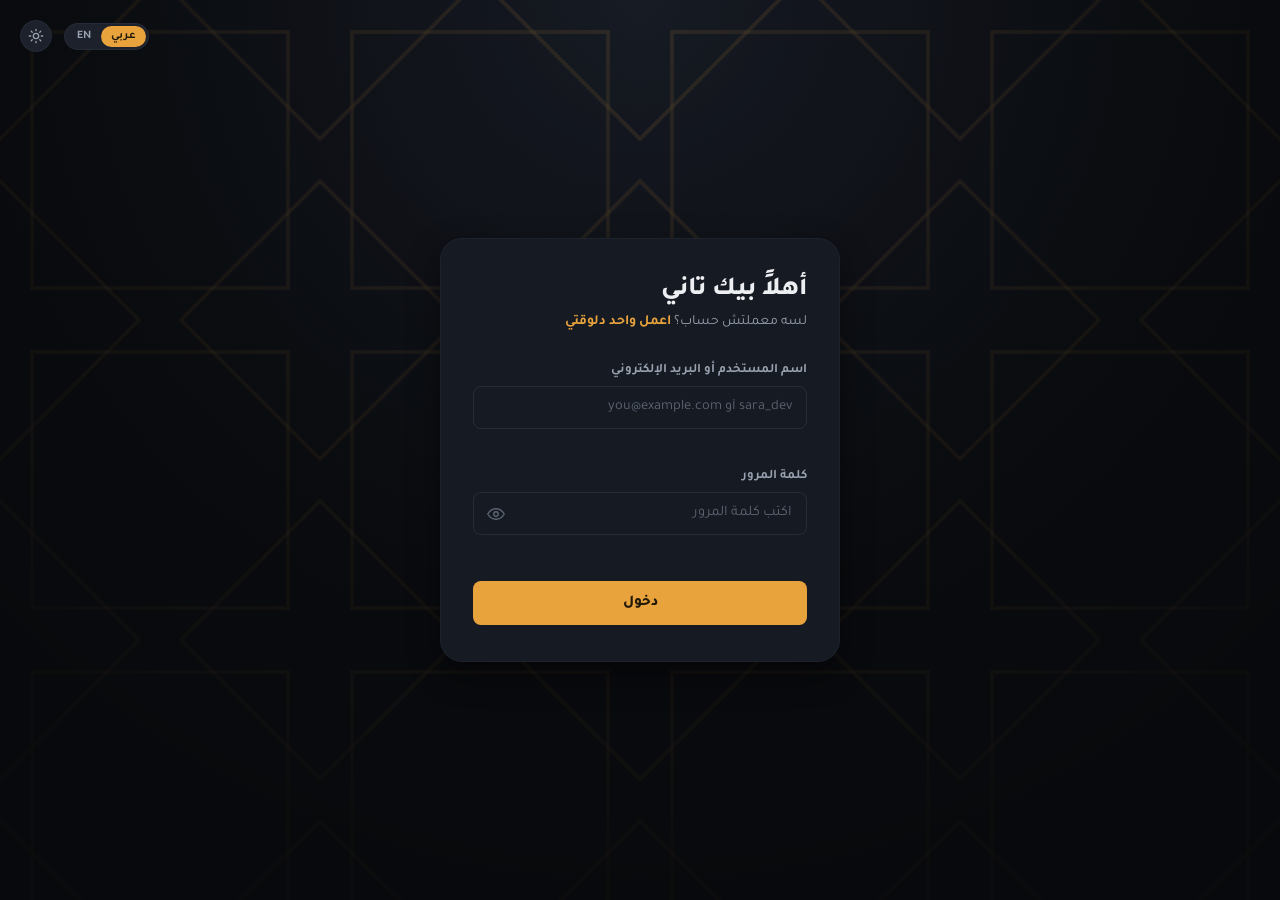
<file: index.html>
<!DOCTYPE html>
<html lang="ar" dir="rtl">
<head>
<meta charset="UTF-8">
<title>ضياء</title>
<script src="js/storage.js"></script>
<script>
  window.location.href = getSession() ? 'home.html' : 'signin.html';
</script>
</head>
<body></body>
</html>
</file>
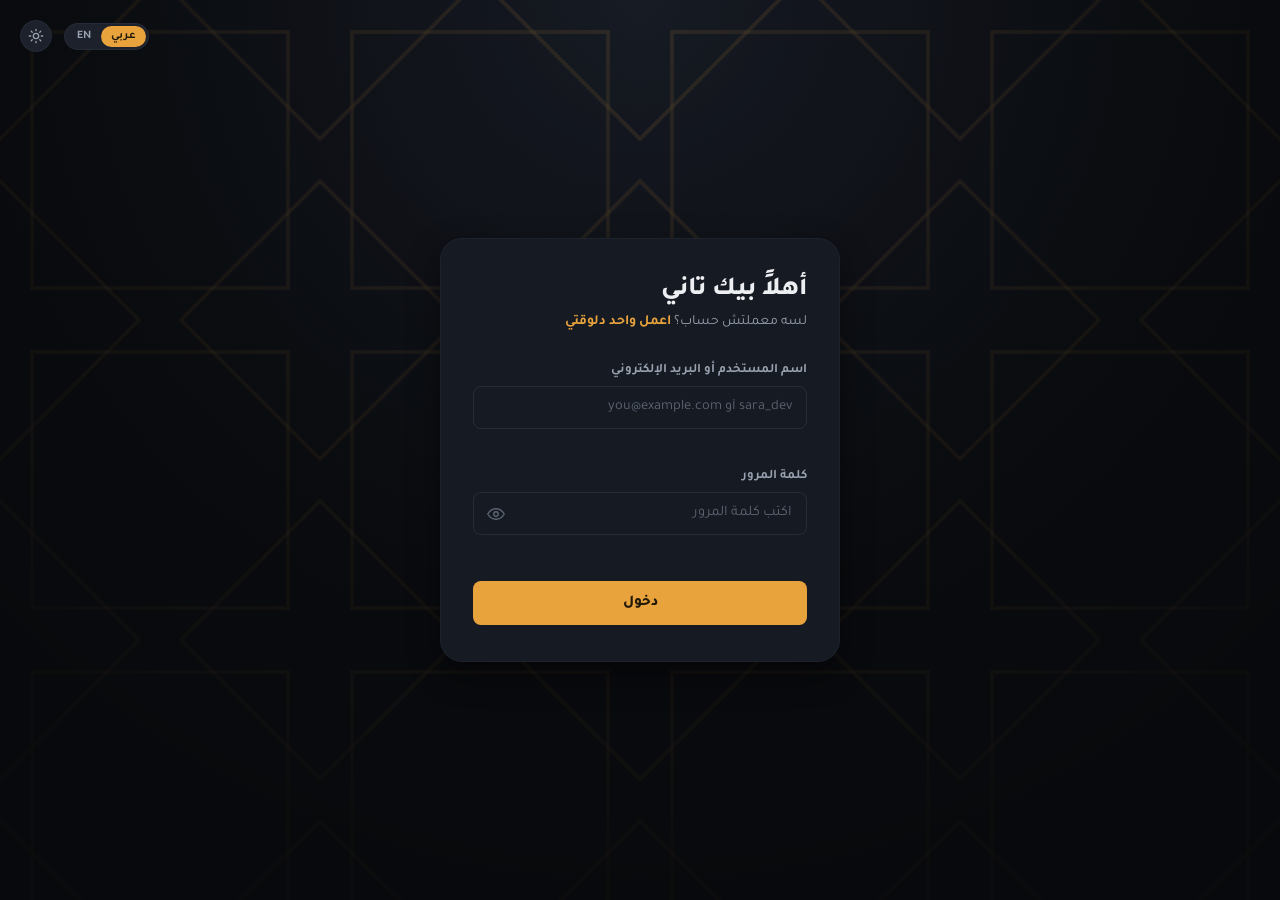
<file: home.html>
<!DOCTYPE html>
<html lang="ar" dir="rtl">
<head>
<meta charset="UTF-8">
<meta name="viewport" content="width=device-width, initial-scale=1.0">
<title>المساعد الذكي — المحادثة</title>
<link rel="stylesheet" href="css/style.css">
<script>
  (function() {
    const savedTheme = localStorage.getItem('theme') || 'dark';
    if (savedTheme === 'light') document.documentElement.classList.add('light-theme');
    const savedLang = localStorage.getItem('lang') || 'ar';
    if (savedLang === 'en') {
      document.documentElement.lang = 'en';
      document.documentElement.dir = 'ltr';
    }
  })();
</script>
</head>
<body>

<div class="app-shell">

  <!-- الشريط الجانبي -->
  <aside class="sidebar">
    <div class="sidebar__brand">
      <span class="brand-mark">
        <svg width="16" height="16" viewBox="0 0 24 24" fill="currentColor"><path d="M12 2c-.1 3.5-2.5 5.9-6 6 3.5.1 5.9 2.5 6 6 .1-3.5 2.5-5.9 6-6-3.5-.1-5.9-2.5-6-6zm6.5 13.5c-.05 1.75-1.25 2.95-3 3 1.75.05 2.95 1.25 3 3 .05-1.75 1.25-2.95 3-3-1.75-.05-2.95-1.25-3-3z"/></svg>
      </span>
      <span class="brand-name" id="sidebarBrandName">المساعد الذكي</span>
    </div>

    <button class="btn-new-chat" id="newChatBtn">
      <svg width="16" height="16" viewBox="0 0 24 24" fill="none" stroke="currentColor" stroke-width="2"><path d="M12 5v14M5 12h14"/></svg>
      محادثة جديدة
    </button>

    <div class="sidebar-search">
      <svg width="14" height="14" viewBox="0 0 24 24" fill="none" stroke="currentColor" stroke-width="2"><circle cx="11" cy="11" r="7"/><path d="M21 21l-4.3-4.3"/></svg>
      <input type="text" id="threadSearch" placeholder="دوّر في المحادثات...">
    </div>

    <div class="thread-list" id="threadList">
      <!-- بيتضاف هنا الـ threads من chat.js: قسم المثبتة وقسم الباقي -->
    </div>

    <div class="sidebar__user">
      <div class="avatar" id="userAvatar">؟</div>
      <div style="min-width:0;">
        <div class="sidebar__user-name" id="userName">—</div>
        <div class="sidebar__user-mail" id="userMail">—</div>
      </div>
      <button class="btn-logout" id="logoutBtn" aria-label="تسجيل الخروج" title="تسجيل الخروج">
        <svg width="17" height="17" viewBox="0 0 24 24" fill="none" stroke="currentColor" stroke-width="2"><path d="M9 21H5a2 2 0 0 1-2-2V5a2 2 0 0 1 2-2h4"/><path d="M16 17l5-5-5-5"/><path d="M21 12H9"/></svg>
      </button>
    </div>
  </aside>

  <!-- عمود المحادثة -->
  <main class="chat-main">

    <div class="chat-topbar">
      <span class="chat-topbar__title" id="threadTitle">محادثة جديدة</span>
      <div class="chat-topbar__actions">
        <div class="lang-toggle" id="langToggle">
          <button class="lang-btn is-active" data-lang="ar">عربي</button>
          <button class="lang-btn" data-lang="en">EN</button>
        </div>
        <button class="theme-toggle" id="themeToggle" title="تبديل المظهر / Toggle Theme" aria-label="تبديل المظهر">
          <svg class="sun-icon" width="16" height="16" viewBox="0 0 24 24" fill="none" stroke="currentColor" stroke-width="2" stroke-linecap="round" stroke-linejoin="round"><circle cx="12" cy="12" r="4"/><path d="M12 2v2M12 20v2M4.93 4.93l1.41 1.41M17.66 17.66l1.41 1.41M2 12h2M20 12h2M6.34 17.66l-1.41 1.41M19.07 4.93l-1.41 1.41"/></svg>
          <svg class="moon-icon" width="16" height="16" viewBox="0 0 24 24" fill="none" stroke="currentColor" stroke-width="2" stroke-linecap="round" stroke-linejoin="round" style="display:none;"><path d="M12 3a6 6 0 0 0 9 9 9 9 0 1 1-9-9Z"/></svg>
        </button>
        <span class="status-pill" id="statusPill"><i></i>متصل</span>
      </div>
    </div>

    <div class="chat-scroll" id="chatScroll">

      <!-- بيظهر لما مفيش رسايل لسه -->
      <div class="empty-state" id="emptyState">
        <svg class="empty-state__pattern" viewBox="0 0 24 24" fill="var(--accent)" style="width: 80px; height: 80px; margin: 0 auto 20px; opacity: 0.9;">
          <path d="M12 2c-.1 3.5-2.5 5.9-6 6 3.5.1 5.9 2.5 6 6 .1-3.5 2.5-5.9 6-6-3.5-.1-5.9-2.5-6-6zm6.5 13.5c-.05 1.75-1.25 2.95-3 3 1.75.05 2.95 1.25 3 3 .05-1.75 1.25-2.95 3-3-1.75-.05-2.95-1.25-3-3z"/>
        </svg>
        <h2 id="emptyStateWelcome">اسأل المساعد الذكي أي حاجة</h2>
        <p id="emptyStateDesc">المحادثة بتفتكر كل اللي بتقوله فيها، فتقدر تكمل عليه من غير ما تكرر نفسك.</p>
        <div class="suggestion-grid">
          <button class="suggestion-chip" data-prompt="لخّصلي فكرة الذكاء الاصطناعي في 3 جمل بسيطة">لخّصلي فكرة الذكاء الاصطناعي في 3 جمل</button>
          <button class="suggestion-chip" data-prompt="اقترح عليا خطة لتعلم JavaScript في شهر">خطة لتعلم JavaScript في شهر</button>
          <button class="suggestion-chip" data-prompt="اكتبلي رسالة اعتذار عن تأخير في التسليم بشكل مهذب">اكتبلي رسالة اعتذار مهذبة</button>
          <button class="suggestion-chip" data-prompt="ايه الفرق بين localStorage و sessionStorage؟">الفرق بين localStorage و sessionStorage</button>
        </div>
      </div>

      <!-- الرسايل بتتضاف هنا -->
      <div class="chat-inner" id="chatInner"></div>

    </div>

    <div class="composer-wrap">
      <form class="composer" id="composerForm">
        <textarea id="composerInput" rows="1" placeholder="اكتب رسالتك للمساعد الذكي..."></textarea>
        <select class="composer-model-select" id="modelSelect" aria-label="اختيار الموديل">
          <!-- قائمة الموديلات المتاحة -->
        </select>
        <button type="submit" class="composer-send" id="sendBtn" disabled aria-label="إرسال">
          <svg width="17" height="17" viewBox="0 0 24 24" fill="none" stroke="currentColor" stroke-width="2.2"><path d="M12 19V5M5 12l7-7 7 7"/></svg>
        </button>
      </form>

      <p class="composer-note" id="composerNote">المساعد الذكي ممكن يغلط أحيانًا، راجع المعلومات المهمة قبل ما تعتمد عليها.</p>
    </div>

  </main>

</div>

<script src="js/storage.js"></script>
<script src="js/chat.js"></script>
</body>
</html>
</file>
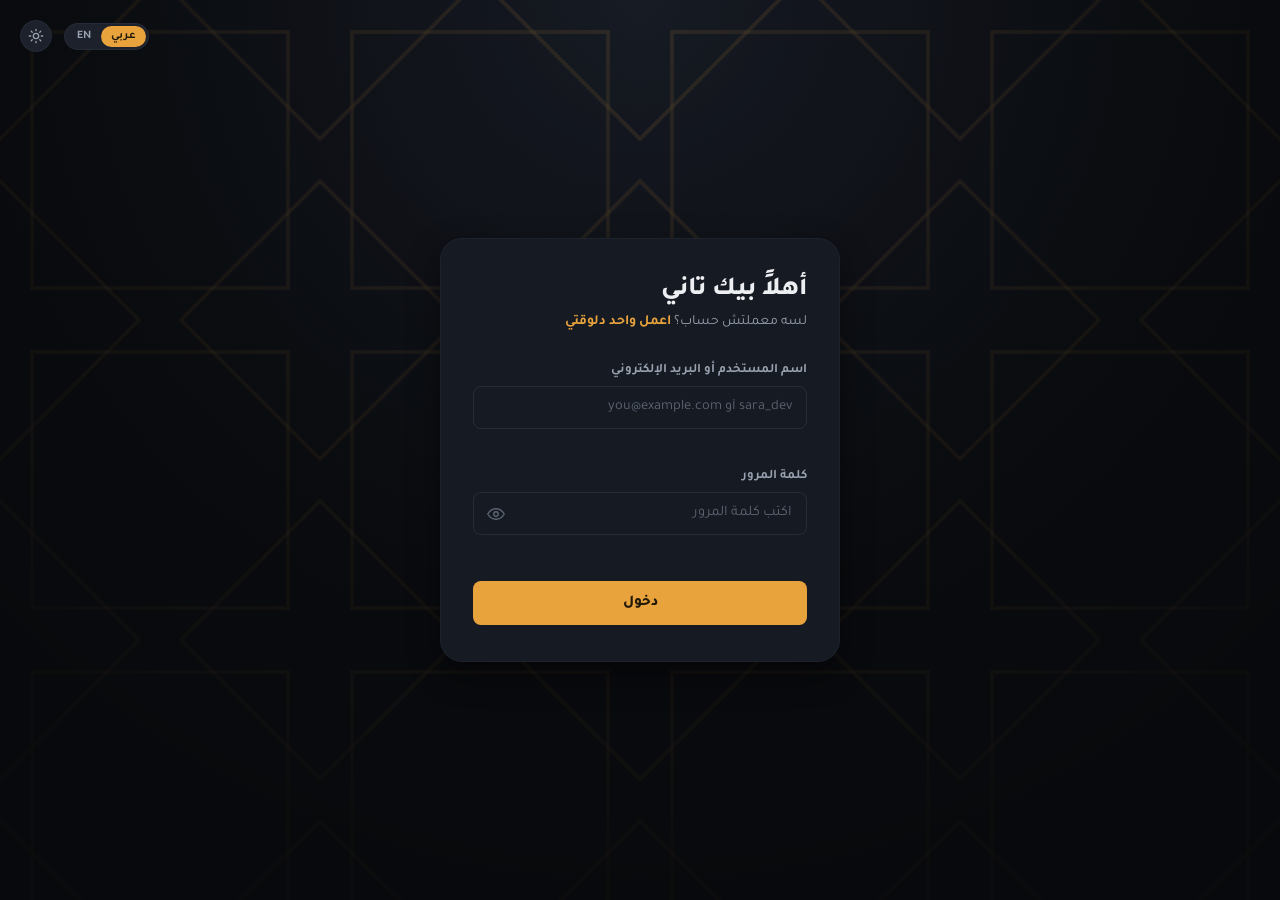
<file: signin.html>
<!DOCTYPE html>
<html lang="ar" dir="rtl">
<head>
<meta charset="UTF-8">
<meta name="viewport" content="width=device-width, initial-scale=1.0">
<title>تسجيل الدخول — المساعد الذكي</title>
<link rel="stylesheet" href="css/style.css">
<script>
  (function() {
    const savedTheme = localStorage.getItem('theme') || 'dark';
    if (savedTheme === 'light') document.documentElement.classList.add('light-theme');
    const savedLang = localStorage.getItem('lang') || 'ar';
    if (savedLang === 'en') {
      document.documentElement.lang = 'en';
      document.documentElement.dir = 'ltr';
    }
  })();
</script>
</head>
<body>

<div class="auth-nav">
  <div class="lang-toggle" id="langToggle">
    <button class="lang-btn is-active" data-lang="ar">عربي</button>
    <button class="lang-btn" data-lang="en">EN</button>
  </div>
  <button class="theme-toggle" id="themeToggle" title="تبديل المظهر / Toggle Theme" aria-label="تبديل المظهر">
    <svg class="sun-icon" width="16" height="16" viewBox="0 0 24 24" fill="none" stroke="currentColor" stroke-width="2" stroke-linecap="round" stroke-linejoin="round"><circle cx="12" cy="12" r="4"/><path d="M12 2v2M12 20v2M4.93 4.93l1.41 1.41M17.66 17.66l1.41 1.41M2 12h2M20 12h2M6.34 17.66l-1.41 1.41M19.07 4.93l-1.41 1.41"/></svg>
    <svg class="moon-icon" width="16" height="16" viewBox="0 0 24 24" fill="none" stroke="currentColor" stroke-width="2" stroke-linecap="round" stroke-linejoin="round" style="display:none;"><path d="M12 3a6 6 0 0 0 9 9 9 9 0 1 1-9-9Z"/></svg>
  </button>
</div>

<div class="auth-screen">

  <svg class="auth-watermark" viewBox="0 0 200 200" preserveAspectRatio="xMidYMid slice" xmlns="http://www.w3.org/2000/svg">
    <defs>
      <pattern id="khatam2" width="50" height="50" patternUnits="userSpaceOnUse">
        <rect x="5" y="5" width="40" height="40" fill="none" stroke="#e8a33d" stroke-width="0.6" stroke-opacity="0.32"/>
        <rect x="5" y="5" width="40" height="40" fill="none" stroke="#e8a33d" stroke-width="0.6" stroke-opacity="0.32" transform="rotate(45 25 25)"/>
      </pattern>
      <radialGradient id="fade2" cx="50%" cy="0%" r="75%">
        <stop offset="0%" stop-color="#000" stop-opacity="0"/>
        <stop offset="100%" stop-color="#000" stop-opacity="0.9"/>
      </radialGradient>
    </defs>
    <rect width="200" height="200" fill="url(#khatam2)"/>
    <rect width="200" height="200" fill="url(#fade2)"/>
  </svg>

  <div class="auth-card">

      <div class="auth-card__head">
        <h2>أهلاً بيك تاني</h2>
        <p>لسه معملتش حساب؟ <a href="signup.html">اعمل واحد دلوقتي</a></p>
      </div>

      <div class="form-banner" id="formBanner"></div>

      <form id="signinForm" novalidate>

        <div class="field" id="field-identifier">
          <label for="identifier">اسم المستخدم أو البريد الإلكتروني</label>
          <div class="input-wrap">
            <input type="text" id="identifier" name="identifier" placeholder="sara_dev أو you@example.com" autocomplete="username">
          </div>
          <p class="field-hint" id="hint-identifier"></p>
        </div>

        <div class="field" id="field-password">
          <label for="password">كلمة المرور</label>
          <div class="input-wrap">
            <input type="password" id="password" name="password" placeholder="اكتب كلمة المرور" autocomplete="current-password">
            <button type="button" class="toggle-pw" data-target="password" aria-label="إظهار كلمة المرور">
              <svg width="18" height="18" viewBox="0 0 24 24" fill="none" stroke="currentColor" stroke-width="1.8"><path d="M1 12s4-7 11-7 11 7 11 7-4 7-11 7-11-7-11-7z"/><circle cx="12" cy="12" r="3"/></svg>
            </button>
          </div>
          <p class="field-hint" id="hint-password"></p>
        </div>

        <button type="submit" class="btn-primary" id="submitBtn">دخول</button>
      </form>

  </div>

</div>

<script src="js/storage.js"></script>
<script src="js/validators.js"></script>
<script src="js/signin.js"></script>
</body>
</html>
</file>
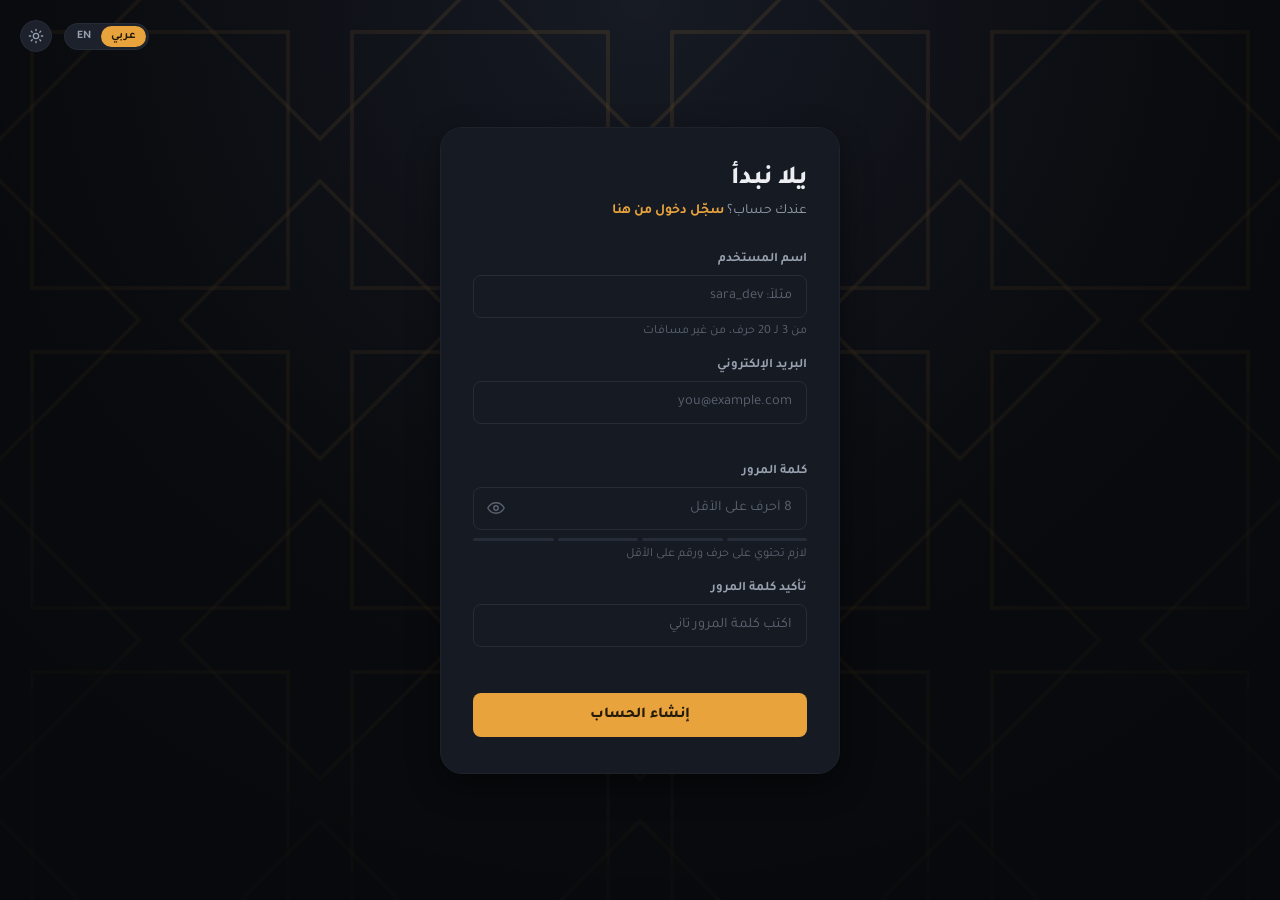
<file: signup.html>
<!DOCTYPE html>
<html lang="ar" dir="rtl">
<head>
<meta charset="UTF-8">
<meta name="viewport" content="width=device-width, initial-scale=1.0">
<title>إنشاء حساب — المساعد الذكي</title>
<link rel="stylesheet" href="css/style.css">
<script>
  (function() {
    const savedTheme = localStorage.getItem('theme') || 'dark';
    if (savedTheme === 'light') document.documentElement.classList.add('light-theme');
    const savedLang = localStorage.getItem('lang') || 'ar';
    if (savedLang === 'en') {
      document.documentElement.lang = 'en';
      document.documentElement.dir = 'ltr';
    }
  })();
</script>
</head>
<body>

<div class="auth-nav">
  <div class="lang-toggle" id="langToggle">
    <button class="lang-btn is-active" data-lang="ar">عربي</button>
    <button class="lang-btn" data-lang="en">EN</button>
  </div>
  <button class="theme-toggle" id="themeToggle" title="تبديل المظهر / Toggle Theme" aria-label="تبديل المظهر">
    <svg class="sun-icon" width="16" height="16" viewBox="0 0 24 24" fill="none" stroke="currentColor" stroke-width="2" stroke-linecap="round" stroke-linejoin="round"><circle cx="12" cy="12" r="4"/><path d="M12 2v2M12 20v2M4.93 4.93l1.41 1.41M17.66 17.66l1.41 1.41M2 12h2M20 12h2M6.34 17.66l-1.41 1.41M19.07 4.93l-1.41 1.41"/></svg>
    <svg class="moon-icon" width="16" height="16" viewBox="0 0 24 24" fill="none" stroke="currentColor" stroke-width="2" stroke-linecap="round" stroke-linejoin="round" style="display:none;"><path d="M12 3a6 6 0 0 0 9 9 9 9 0 1 1-9-9Z"/></svg>
  </button>
</div>

<div class="auth-screen">

  <svg class="auth-watermark" viewBox="0 0 200 200" preserveAspectRatio="xMidYMid slice" xmlns="http://www.w3.org/2000/svg">
    <defs>
      <pattern id="khatam1" width="50" height="50" patternUnits="userSpaceOnUse">
        <rect x="5" y="5" width="40" height="40" fill="none" stroke="#e8a33d" stroke-width="0.6" stroke-opacity="0.32"/>
        <rect x="5" y="5" width="40" height="40" fill="none" stroke="#e8a33d" stroke-width="0.6" stroke-opacity="0.32" transform="rotate(45 25 25)"/>
      </pattern>
      <radialGradient id="fade1" cx="50%" cy="0%" r="75%">
        <stop offset="0%" stop-color="#000" stop-opacity="0"/>
        <stop offset="100%" stop-color="#000" stop-opacity="0.9"/>
      </radialGradient>
    </defs>
    <rect width="200" height="200" fill="url(#khatam1)"/>
    <rect width="200" height="200" fill="url(#fade1)"/>
  </svg>

  <div class="auth-card">

      <div class="auth-card__head">
        <h2>يلا نبدأ</h2>
        <p>عندك حساب؟ <a href="signin.html">سجّل دخول من هنا</a></p>
      </div>

      <div class="form-banner" id="formBanner"></div>

      <form id="signupForm" novalidate>

        <div class="field" id="field-username">
          <label for="username">اسم المستخدم</label>
          <div class="input-wrap">
            <input type="text" id="username" name="username" placeholder="مثلاً: sara_dev" autocomplete="username">
          </div>
          <p class="field-hint" id="hint-username">من 3 لـ 20 حرف، من غير مسافات</p>
        </div>

        <div class="field" id="field-email">
          <label for="email">البريد الإلكتروني</label>
          <div class="input-wrap">
            <input type="email" id="email" name="email" placeholder="you@example.com" autocomplete="email">
          </div>
          <p class="field-hint" id="hint-email"></p>
        </div>

        <div class="field" id="field-password">
          <label for="password">كلمة المرور</label>
          <div class="input-wrap">
            <input type="password" id="password" name="password" placeholder="8 أحرف على الأقل" autocomplete="new-password">
            <button type="button" class="toggle-pw" data-target="password" aria-label="إظهار كلمة المرور">
              <svg width="18" height="18" viewBox="0 0 24 24" fill="none" stroke="currentColor" stroke-width="1.8"><path d="M1 12s4-7 11-7 11 7 11 7-4 7-11 7-11-7-11-7z"/><circle cx="12" cy="12" r="3"/></svg>
            </button>
          </div>
          <div class="pw-strength" id="pwStrength">
            <i></i><i></i><i></i><i></i>
          </div>
          <p class="field-hint" id="hint-password">لازم تحتوي على حرف ورقم على الأقل</p>
        </div>

        <div class="field" id="field-confirm">
          <label for="confirm">تأكيد كلمة المرور</label>
          <div class="input-wrap">
            <input type="password" id="confirm" name="confirm" placeholder="اكتب كلمة المرور تاني" autocomplete="new-password">
          </div>
          <p class="field-hint" id="hint-confirm"></p>
        </div>

        <button type="submit" class="btn-primary" id="submitBtn">إنشاء الحساب</button>
      </form>

  </div>

</div>

<script src="js/storage.js"></script>
<script src="js/validators.js"></script>
<script src="js/signup.js"></script>
</body>
</html>
</file>
<file: css/style.css>
@import url('https://fonts.googleapis.com/css2?family=Tajawal:wght@400;500;700;800&family=IBM+Plex+Mono:wght@400;500&display=swap');

:root {
  --bg: #0c0e12;
  --bg-soft: #101319;
  --surface: #161a22;
  --surface-raised: #1c212b;
  --border: #262c38;
  --border-soft: #1d222c;

  --text: #edeef1;
  --text-dim: #98a1af;
  --text-faint: #5c6472;

  --accent: #e8a33d;
  --accent-hover: #f3b455;
  --accent-ink: #241a08;
  --accent-soft: rgba(232, 163, 61, 0.12);
  --accent-soft-strong: rgba(232, 163, 61, 0.22);

  --danger: #e5636a;
  --danger-soft: rgba(229, 99, 106, 0.12);
  --success: #45c98f;

  --radius-sm: 8px;
  --radius: 14px;
  --radius-lg: 22px;

  --font-display: 'Tajawal', sans-serif;
  --font-body: 'Tajawal', sans-serif;
  --font-mono: 'IBM Plex Mono', monospace;

  --shadow-1: 0 1px 2px rgba(0, 0, 0, 0.4);
  --shadow-2: 0 12px 32px rgba(0, 0, 0, 0.45);
}

.light-theme {
  --bg: #f8f9fa;
  --bg-soft: #f1f3f5;
  --surface: #ffffff;
  --surface-raised: #e9ecef;
  --border: #dee2e6;
  --border-soft: #e9ecef;

  --text: #212529;
  --text-dim: #495057;
  --text-faint: #868e96;

  --accent: #d9822b;
  --accent-hover: #b8691e;
  --accent-ink: #ffffff;
  --accent-soft: rgba(217, 130, 43, 0.15);
  --accent-soft-strong: rgba(217, 130, 43, 0.25);

  --danger: #dc3545;
  --danger-soft: rgba(220, 53, 69, 0.1);
  --success: #198754;

  --shadow-1: 0 1px 2px rgba(0, 0, 0, 0.08);
  --shadow-2: 0 12px 32px rgba(0, 0, 0, 0.08);
}

* { box-sizing: border-box; }

html, body {
  height: 100%;
}

body {
  margin: 0;
  background: var(--bg);
  color: var(--text);
  font-family: var(--font-body);
  -webkit-font-smoothing: antialiased;
}

input, button, textarea {
  font-family: inherit;
}

a { color: inherit; }

::selection {
  background: var(--accent-soft-strong);
  color: var(--text);
}

::-webkit-scrollbar { width: 10px; height: 10px; }
::-webkit-scrollbar-track { background: transparent; }
::-webkit-scrollbar-thumb {
  background: var(--border);
  border-radius: 999px;
  border: 2px solid var(--bg);
}
::-webkit-scrollbar-thumb:hover { background: #33394500; }

:focus-visible {
  outline: 2px solid var(--accent);
  outline-offset: 2px;
}

@media (prefers-reduced-motion: reduce) {
  *, *::before, *::after {
    animation-duration: 0.001ms !important;
    transition-duration: 0.001ms !important;
  }
}


.auth-screen {
  position: relative;
  min-height: 100vh;
  display: flex;
  align-items: center;
  justify-content: center;
  padding: 40px;
  overflow: hidden;
  background:
    radial-gradient(circle at 50% 0%, #171b24 0%, var(--bg) 55%);
}

.auth-watermark {
  position: absolute;
  inset: 0;
  opacity: 0.35;
  pointer-events: none;
  z-index: 0;
}

.brand-mark {
  width: 34px;
  height: 34px;
  display: grid;
  place-items: center;
  border-radius: 10px;
  background: var(--accent-soft);
  color: var(--accent);
}

.brand-name {
  font-family: var(--font-display);
  font-weight: 800;
  font-size: 18px;
  letter-spacing: 0.2px;
}

.auth-card {
  position: relative;
  z-index: 1;
  width: 100%;
  max-width: 400px;
  background: var(--surface);
  border: 1px solid var(--border-soft);
  border-radius: var(--radius-lg);
  padding: 36px 32px;
  box-shadow: var(--shadow-2);
}

.auth-card__head {
  margin-bottom: 32px;
}

.auth-card__head h2 {
  font-family: var(--font-display);
  font-weight: 800;
  font-size: 26px;
  margin: 0 0 8px;
}

.auth-card__head p {
  color: var(--text-dim);
  font-size: 14px;
  margin: 0;
}

.auth-card__head p a {
  color: var(--accent);
  text-decoration: none;
  font-weight: 700;
}

.auth-card__head p a:hover { text-decoration: underline; }

.field {
  margin-bottom: 18px;
}

.field label {
  display: block;
  font-size: 13px;
  font-weight: 700;
  color: var(--text-dim);
  margin-bottom: 7px;
}

.field .input-wrap {
  position: relative;
}

.field input {
  width: 100%;
  background: var(--surface);
  border: 1px solid var(--border);
  color: var(--text);
  border-radius: var(--radius-sm);
  padding: 12px 14px;
  font-size: 14.5px;
  transition: border-color 0.15s ease, background 0.15s ease;
}

.field input::placeholder { color: var(--text-faint); }

.field input:hover { border-color: #333a48; }

.field input:focus {
  border-color: var(--accent);
  background: var(--surface-raised);
  outline: none;
  box-shadow: 0 0 0 3px var(--accent-soft);
}

.field.has-error input {
  border-color: var(--danger);
  background: var(--danger-soft);
}

.field-hint {
  font-size: 12.5px;
  color: var(--text-faint);
  margin-top: 6px;
  min-height: 16px;
}

.field.has-error .field-hint {
  color: var(--danger);
}

.field.is-valid .field-hint {
  color: var(--success);
}

.toggle-pw {
  position: absolute;
  inset-inline-end: 10px;
  top: 50%;
  transform: translateY(-50%);
  background: none;
  border: none;
  color: var(--text-faint);
  cursor: pointer;
  padding: 4px;
  display: grid;
  place-items: center;
}

.toggle-pw:hover { color: var(--text-dim); }

.btn-primary {
  width: 100%;
  border: none;
  border-radius: var(--radius-sm);
  background: var(--accent);
  color: var(--accent-ink);
  font-family: var(--font-display);
  font-weight: 800;
  font-size: 15px;
  padding: 13px;
  cursor: pointer;
  margin-top: 6px;
  transition: background 0.15s ease, transform 0.05s ease;
}

.btn-primary:hover { background: var(--accent-hover); }
.btn-primary:active { transform: scale(0.99); }
.btn-primary:disabled {
  opacity: 0.5;
  cursor: not-allowed;
}

.form-banner {
  display: none;
  align-items: flex-start;
  gap: 10px;
  background: var(--danger-soft);
  border: 1px solid rgba(229, 99, 106, 0.35);
  color: #f3a7ab;
  border-radius: var(--radius-sm);
  padding: 11px 13px;
  font-size: 13.5px;
  margin-bottom: 18px;
  line-height: 1.6;
}

.form-banner.is-visible { display: flex; }

.form-banner.is-success {
  background: rgba(69, 201, 143, 0.1);
  border-color: rgba(69, 201, 143, 0.35);
  color: #7fdcb3;
}

.pw-strength {
  display: flex;
  gap: 4px;
  margin-top: 8px;
}

.pw-strength i {
  height: 3px;
  flex: 1;
  border-radius: 2px;
  background: var(--border);
  transition: background 0.2s ease;
}

@media (max-width: 480px) {
  .auth-card { padding: 28px 22px; }
}

.app-shell {
  height: 100vh;
  display: grid;
  grid-template-columns: 272px 1fr;
}

.sidebar {
  background: var(--bg-soft);
  border-inline-start: 1px solid var(--border-soft);
  display: flex;
  flex-direction: column;
  padding: 16px 14px;
}

.sidebar__brand {
  display: flex;
  align-items: center;
  gap: 9px;
  padding: 6px 6px 18px;
}

.sidebar__brand .brand-name { font-size: 16px; }

.btn-new-chat {
  display: flex;
  align-items: center;
  gap: 8px;
  justify-content: center;
  width: 100%;
  border: 1px solid var(--border);
  background: var(--surface);
  color: var(--text);
  border-radius: var(--radius-sm);
  padding: 10px;
  font-family: var(--font-display);
  font-weight: 700;
  font-size: 14px;
  cursor: pointer;
  transition: border-color 0.15s ease, background 0.15s ease;
}

.btn-new-chat:hover { border-color: var(--accent); background: var(--surface-raised); }

.sidebar-search {
  position: relative;
  margin-top: 4px;
}

.sidebar-search input {
  width: 100%;
  background: var(--surface);
  border: 1px solid var(--border);
  color: var(--text);
  border-radius: var(--radius-sm);
  padding: 8px 10px 8px 30px;
  font-size: 12.5px;
  font-family: var(--font-body);
}

.sidebar-search input::placeholder { color: var(--text-faint); }
.sidebar-search input:focus { outline: none; border-color: var(--accent); }

.sidebar-search svg {
  position: absolute;
  inset-inline-start: 9px;
  top: 50%;
  transform: translateY(-50%);
  color: var(--text-faint);
  pointer-events: none;
}

.thread-list {
  margin-top: 6px;
  flex: 1;
  overflow-y: auto;
  display: flex;
  flex-direction: column;
  gap: 3px;
}

.thread-list__label {
  font-size: 11.5px;
  color: var(--text-faint);
  font-family: var(--font-mono);
  padding: 12px 8px 6px;
  letter-spacing: 0.4px;
}

.thread-list__empty {
  padding: 14px 8px;
  font-size: 12.5px;
  color: var(--text-faint);
  text-align: center;
}

.thread-item {
  display: flex;
  align-items: center;
  gap: 6px;
  padding: 9px 10px;
  border-radius: var(--radius-sm);
  cursor: pointer;
  color: var(--text-dim);
  font-size: 13.5px;
  position: relative;
}

.thread-item:hover { background: var(--surface); color: var(--text); }

.thread-item.is-active {
  background: var(--surface-raised);
  color: var(--text);
}

.thread-item.is-active::before {
  content: '';
  position: absolute;
  inset-inline-end: 0;
  top: 8px;
  bottom: 8px;
  width: 3px;
  border-radius: 3px;
  background: var(--accent);
}

.thread-item .pin-icon {
  flex-shrink: 0;
  color: var(--accent);
  display: none;
}

.thread-item.is-pinned .pin-icon { display: block; }

.thread-item span.thread-name {
  flex: 1;
  overflow: hidden;
  text-overflow: ellipsis;
  white-space: nowrap;
}

.thread-item input.thread-rename-input {
  flex: 1;
  background: var(--bg);
  border: 1px solid var(--accent);
  color: var(--text);
  border-radius: 6px;
  padding: 3px 6px;
  font-size: 13px;
  font-family: var(--font-body);
  min-width: 0;
}

.thread-item input.thread-rename-input:focus { outline: none; }

.thread-item__actions {
  display: flex;
  align-items: center;
  gap: 1px;
  opacity: 0;
  flex-shrink: 0;
}

.thread-item:hover .thread-item__actions { opacity: 1; }

.thread-item__actions button {
  background: none;
  border: none;
  color: var(--text-faint);
  cursor: pointer;
  padding: 4px;
  display: grid;
  place-items: center;
  border-radius: 6px;
}

.thread-item__actions button:hover { color: var(--text); background: var(--surface-raised); }
.thread-item__actions button.is-active-toggle { color: var(--accent); }
.thread-item__actions button.thread-del:hover { color: var(--danger); background: var(--danger-soft); }

.sidebar__user {
  border-top: 1px solid var(--border-soft);
  padding-top: 12px;
  display: flex;
  align-items: center;
  gap: 10px;
}

.avatar {
  width: 34px;
  height: 34px;
  border-radius: 999px;
  background: var(--accent-soft);
  color: var(--accent);
  display: grid;
  place-items: center;
  font-weight: 800;
  font-size: 14px;
  flex-shrink: 0;
}

.sidebar__user-name {
  font-size: 13.5px;
  font-weight: 700;
  overflow: hidden;
  text-overflow: ellipsis;
  white-space: nowrap;
}

.sidebar__user-mail {
  font-size: 11.5px;
  color: var(--text-faint);
  overflow: hidden;
  text-overflow: ellipsis;
  white-space: nowrap;
}

.btn-logout {
  margin-inline-start: auto;
  background: none;
  border: none;
  color: var(--text-faint);
  cursor: pointer;
  padding: 6px;
  border-radius: 8px;
  display: grid;
  place-items: center;
}

.btn-logout:hover { color: var(--danger); background: var(--danger-soft); }


.chat-main {
  display: flex;
  flex-direction: column;
  height: 100vh;
  position: relative;
}

.chat-topbar {
  display: flex;
  align-items: center;
  justify-content: space-between;
  padding: 14px 22px;
  border-bottom: 1px solid var(--border-soft);
  font-size: 14px;
  color: var(--text-dim);
}

.chat-topbar__title {
  font-weight: 700;
  color: var(--text);
  font-family: var(--font-display);
}

.status-pill {
  display: flex;
  align-items: center;
  gap: 6px;
  font-family: var(--font-mono);
  font-size: 11.5px;
  color: var(--text-faint);
  border: 1px solid var(--border);
  border-radius: 999px;
  padding: 5px 10px;
}

.status-pill i {
  width: 6px;
  height: 6px;
  border-radius: 999px;
  background: var(--success);
  box-shadow: 0 0 0 3px rgba(69, 201, 143, 0.15);
}

.chat-scroll {
  flex: 1;
  overflow-y: auto;
  padding: 24px 0 8px;
}

.chat-inner {
  max-width: 760px;
  margin: 0 auto;
  padding: 0 24px;
  display: flex;
  flex-direction: column;
  gap: 22px;
}

/* empty state */
.empty-state {
  max-width: 640px;
  margin: 6vh auto 0;
  text-align: center;
  padding: 0 24px;
}

.empty-state__pattern {
  width: 110px;
  height: 110px;
  margin: 0 auto 20px;
  opacity: 0.9;
}

.empty-state h2 {
  font-family: var(--font-display);
  font-weight: 800;
  font-size: 24px;
  margin: 0 0 10px;
}

.empty-state p {
  color: var(--text-dim);
  font-size: 14.5px;
  line-height: 1.8;
  margin: 0 0 26px;
}

.suggestion-grid {
  display: grid;
  grid-template-columns: 1fr 1fr;
  gap: 10px;
}

.suggestion-chip {
  text-align: start;
  background: var(--surface);
  border: 1px solid var(--border);
  color: var(--text-dim);
  border-radius: var(--radius-sm);
  padding: 12px 14px;
  font-size: 13px;
  cursor: pointer;
  transition: border-color 0.15s ease, color 0.15s ease, background 0.15s ease;
}

.suggestion-chip:hover {
  border-color: var(--accent);
  color: var(--text);
  background: var(--surface-raised);
}

@media (max-width: 640px) {
  .suggestion-grid { grid-template-columns: 1fr; }
}

/* messages */
.msg {
  display: flex;
  gap: 12px;
  max-width: 100%;
}

.msg__avatar {
  width: 30px;
  height: 30px;
  border-radius: 9px;
  flex-shrink: 0;
  display: grid;
  place-items: center;
  font-size: 13px;
  font-weight: 800;
  margin-top: 2px;
}

.msg--user .msg__avatar {
  background: var(--surface-raised);
  color: var(--text-dim);
}

.msg--ai .msg__avatar {
  background: var(--accent-soft);
  color: var(--accent);
}

.msg__body {
  flex: 1;
  min-width: 0;
}

.msg__role {
  font-size: 12.5px;
  font-weight: 700;
  color: var(--text-faint);
  margin-bottom: 5px;
}

.msg__text {
  font-size: 14.5px;
  line-height: 1.85;
  color: var(--text);
  white-space: pre-wrap;
  overflow-wrap: break-word;
}

.msg--error .msg__text {
  color: #f3a7ab;
}

.typing-dots {
  display: inline-flex;
  gap: 4px;
  align-items: center;
  height: 20px;
}

.typing-dots span {
  width: 6px;
  height: 6px;
  border-radius: 999px;
  background: var(--accent);
  animation: flicker 1.1s infinite ease-in-out;
}

.typing-dots span:nth-child(2) { animation-delay: 0.15s; }
.typing-dots span:nth-child(3) { animation-delay: 0.3s; }

@keyframes flicker {
  0%, 60%, 100% { opacity: 0.25; transform: translateY(0); }
  30% { opacity: 1; transform: translateY(-2px); }
}

/* composer */
.composer-wrap {
  padding: 14px 24px 22px;
}

.composer {
  max-width: 760px;
  margin: 0 auto;
  background: var(--surface);
  border: 1px solid var(--border);
  border-radius: var(--radius-lg);
  padding: 8px 12px 8px 16px;
  display: flex;
  flex-direction: row;
  align-items: center;
  gap: 8px;
  transition: border-color 0.15s ease, box-shadow 0.15s ease;
}

.composer:focus-within {
  border-color: var(--accent);
  box-shadow: 0 0 0 3px var(--accent-soft);
}

.composer textarea {
  flex: 1;
  background: none;
  border: none;
  color: var(--text);
  font-size: 14.5px;
  line-height: 1.6;
  resize: none;
  max-height: 160px;
  padding: 8px 2px;
  font-family: var(--font-body);
}

.composer textarea::placeholder { color: var(--text-faint); }
.composer textarea:focus { outline: none; }

.composer-model-select {
  background: var(--surface-raised);
  border: 1px solid var(--border);
  color: var(--text-dim);
  font-family: var(--font-body);
  font-weight: 700;
  font-size: 12.5px;
  border-radius: 999px;
  padding: 6px 12px;
  cursor: pointer;
  max-width: 160px;
}

.composer-model-select:hover { border-color: var(--accent); color: var(--text); }
.composer-model-select:focus { outline: none; border-color: var(--accent); }

.composer-send {
  width: 34px;
  height: 34px;
  border-radius: 10px;
  border: none;
  background: var(--accent);
  color: var(--accent-ink);
  display: grid;
  place-items: center;
  cursor: pointer;
  flex-shrink: 0;
  transition: background 0.15s ease, opacity 0.15s ease;
}

.composer-send:hover { background: var(--accent-hover); }
.composer-send:disabled {
  opacity: 0.35;
  cursor: not-allowed;
  background: var(--text-faint);
}

.composer-note {
  text-align: center;
  font-size: 11.5px;
  color: var(--text-faint);
  margin-top: 10px;
}

.msg__meta {
  display: flex;
  align-items: center;
  gap: 10px;
  margin-top: 8px;
  opacity: 0;
  transition: opacity 0.12s ease;
}

.msg:hover .msg__meta { opacity: 1; }

.msg__time {
  font-size: 11px;
  color: var(--text-faint);
  font-family: var(--font-mono);
}

.copy-btn {
  display: flex;
  align-items: center;
  gap: 4px;
  background: none;
  border: none;
  color: var(--text-faint);
  font-size: 11px;
  cursor: pointer;
  padding: 2px 4px;
  border-radius: 6px;
  font-family: var(--font-body);
}

.copy-btn:hover { color: var(--accent); background: var(--accent-soft); }

@media (max-width: 780px) {
  .app-shell { grid-template-columns: 1fr; }
  .sidebar { display: none; }
}

.chat-topbar__actions {
  display: flex;
  align-items: center;
  gap: 12px;
}

.lang-toggle {
  display: flex;
  background: var(--surface-raised);
  border: 1px solid var(--border);
  border-radius: 999px;
  padding: 2px;
}

.lang-btn {
  background: none;
  border: none;
  color: var(--text-dim);
  padding: 4px 10px;
  font-size: 11.5px;
  font-weight: 700;
  cursor: pointer;
  border-radius: 999px;
  transition: all 0.15s ease;
}

.lang-btn.is-active {
  background: var(--accent);
  color: var(--accent-ink);
}

.theme-toggle {
  background: var(--surface-raised);
  border: 1px solid var(--border);
  color: var(--text-dim);
  width: 32px;
  height: 32px;
  border-radius: 50%;
  display: grid;
  place-items: center;
  cursor: pointer;
  transition: all 0.15s ease;
  padding: 0;
}

.theme-toggle:hover {
  border-color: var(--accent);
  color: var(--text);
  background: var(--surface);
}

.auth-nav {
  position: absolute;
  top: 20px;
  inset-inline-end: 20px;
  display: flex;
  align-items: center;
  gap: 12px;
  z-index: 10;
}
</file>
